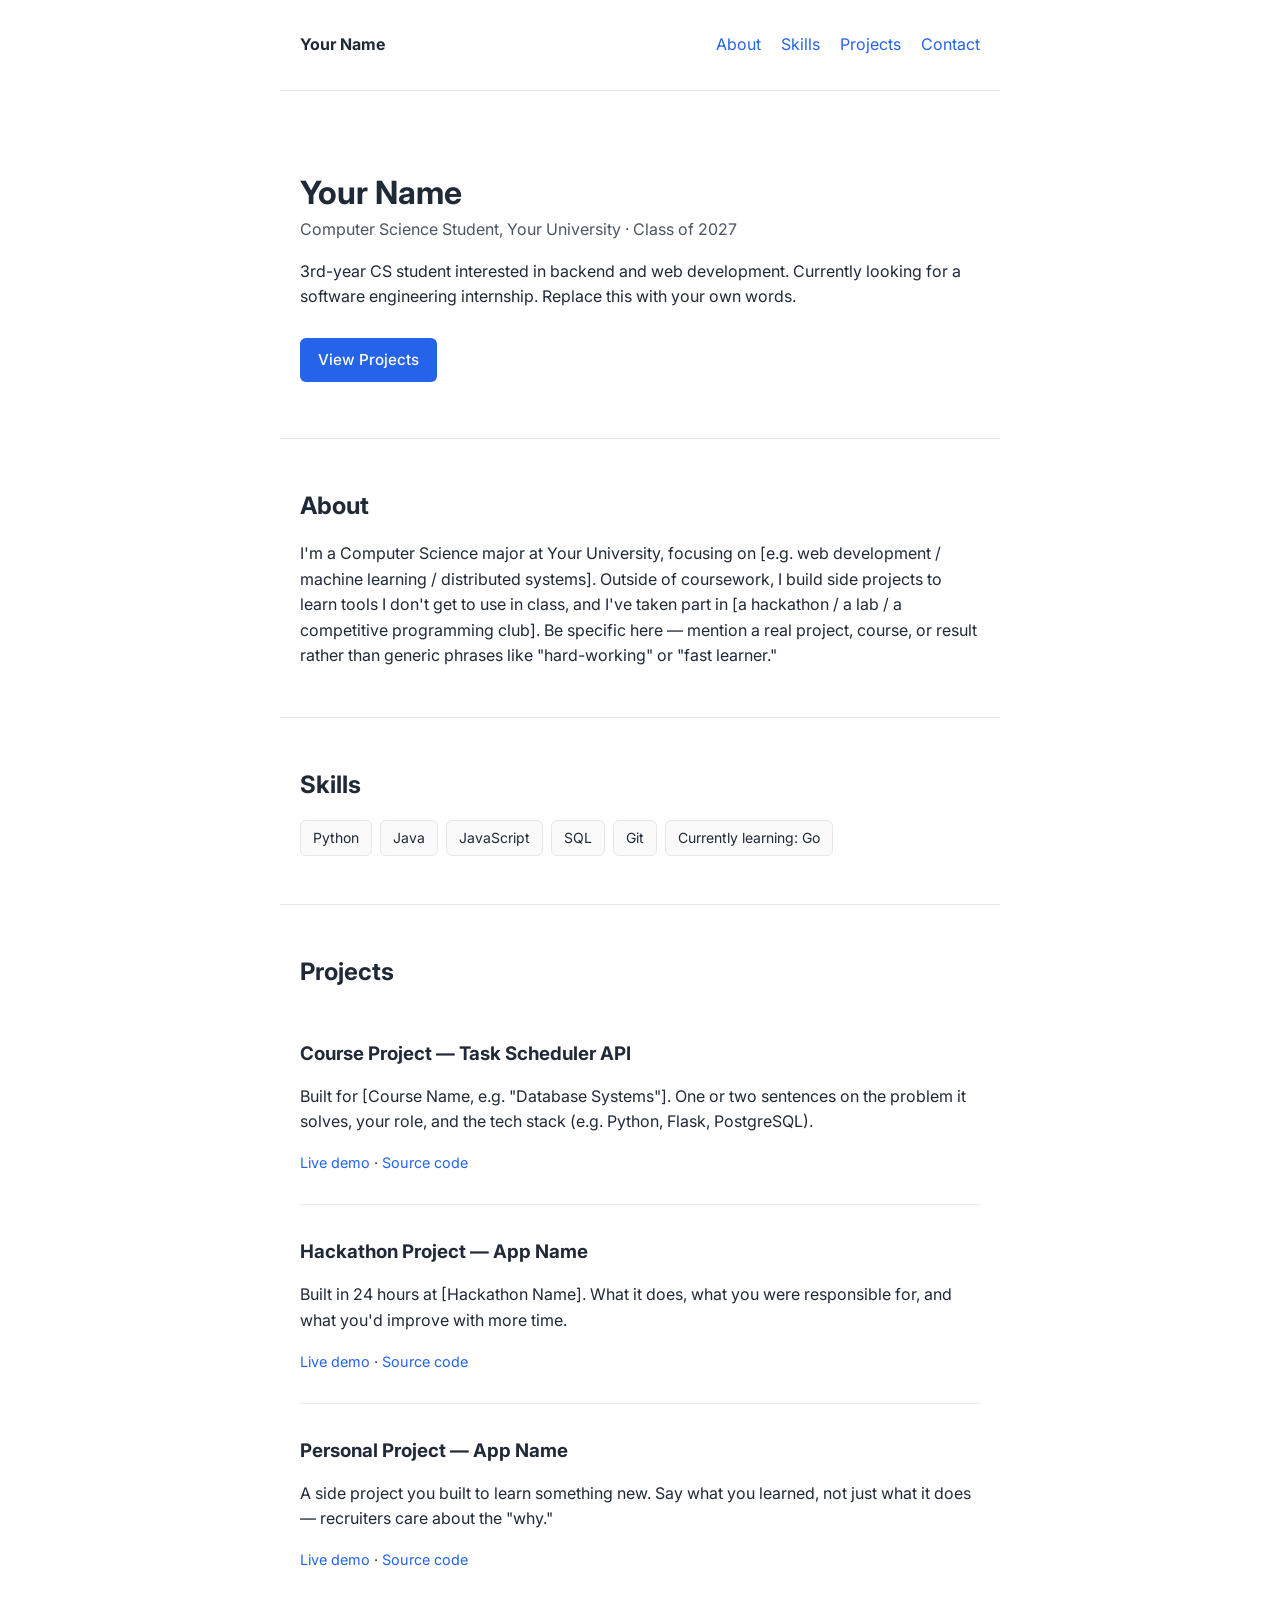
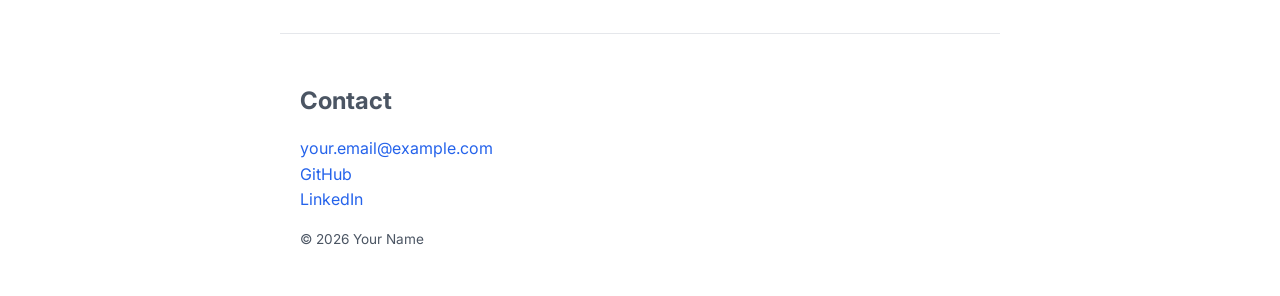
<file: index.html>
<!DOCTYPE html>
<html lang="en">

<head>
  <meta charset="UTF-8">
  <meta name="viewport" content="width=device-width, initial-scale=1.0">
  <title>Your Name — Portfolio</title>
  <link rel="preconnect" href="https://fonts.googleapis.com">
  <link rel="preconnect" href="https://fonts.gstatic.com" crossorigin>
  <link href="https://fonts.googleapis.com/css2?family=Inter:wght@400;500;600;700&display=swap" rel="stylesheet">
  <link rel="stylesheet" href="css/style.css">
</head>

<body>

  <!-- ============ NAV ============ -->
  <header class="site-header">
    <p class="site-header__name">Your Name</p>
    <nav>
      <a href="#about">About</a>
      <a href="#skills">Skills</a>
      <a href="#projects">Projects</a>
      <a href="#contact">Contact</a>
    </nav>
  </header>

  <!-- ============ HERO ============
       This is the first thing people see. Keep it short:
       who you are, what you're studying, what you're looking for. -->
  <section class="hero">
    <h1>Your Name</h1>
    <p class="hero__role">Computer Science Student, Your University · Class of 2027</p>
    <p>
      3rd-year CS student interested in backend and web development.
      Currently looking for a software engineering internship.
      Replace this with your own words.
    </p>
    <a href="#projects" class="btn">View Projects</a>
  </section>

  <!-- ============ ABOUT ============ -->
  <section id="about">
    <h2>About</h2>
    <p>
      I'm a Computer Science major at Your University, focusing on
      [e.g. web development / machine learning / distributed systems].
      Outside of coursework, I build side projects to learn tools I don't
      get to use in class, and I've taken part in [a hackathon / a lab /
      a competitive programming club]. Be specific here — mention a real
      project, course, or result rather than generic phrases like
      "hard-working" or "fast learner."
    </p>
  </section>

  <!-- ============ SKILLS ============
       Group by category. It's fine to include things you're still
       learning — just say so, it shows you're growth-oriented. -->
  <section id="skills">
    <h2>Skills</h2>
    <ul class="skills-list">
      <li>Python</li>
      <li>Java</li>
      <li>JavaScript</li>
      <li>SQL</li>
      <li>Git</li>
      <li>Currently learning: Go</li>
    </ul>
  </section>

  <!-- ============ PROJECTS ============
       Copy/paste the .project block for each project you want to show.
       Course projects, hackathon projects, and personal projects all count —
       pick the ones that best show what you can build. -->
  <section id="projects">
    <h2>Projects</h2>

    <div class="project">
      <h3>Course Project — Task Scheduler API</h3>
      <p>
        Built for [Course Name, e.g. "Database Systems"]. One or two
        sentences on the problem it solves, your role, and the tech stack
        (e.g. Python, Flask, PostgreSQL).
      </p>
      <p class="project__links">
        <a href="#">Live demo</a> · <a href="#">Source code</a>
      </p>
    </div>

    <div class="project">
      <h3>Hackathon Project — App Name</h3>
      <p>
        Built in 24 hours at [Hackathon Name]. What it does, what you were
        responsible for, and what you'd improve with more time.
      </p>
      <p class="project__links">
        <a href="#">Live demo</a> · <a href="#">Source code</a>
      </p>
    </div>

    <div class="project">
      <h3>Personal Project — App Name</h3>
      <p>
        A side project you built to learn something new. Say what you
        learned, not just what it does — recruiters care about the "why."
      </p>
      <p class="project__links">
        <a href="#">Live demo</a> · <a href="#">Source code</a>
      </p>
    </div>

  </section>

  <!-- ============ CONTACT ============ -->
  <footer id="contact">
    <h2>Contact</h2>
    <p>
      <a href="mailto:your.email@example.com">your.email@example.com</a><br>
      <a href="https://github.com/your-username">GitHub</a><br>
      <a href="https://linkedin.com/in/your-profile">LinkedIn</a>
    </p>
    <p class="footer__copyright">&copy; <span id="year"></span> Your Name</p>
  </footer>

  <script src="js/script.js"></script>
</body>

</html>
</file>
<file: css/style.css>
/* ==========================================================
   Colors & basics — change these first to make it your own.
   ========================================================== */
:root {
  --color-bg: #ffffff;
  --color-text: #1f2937;
  --color-muted: #4b5563;
  --color-line: #e5e7eb;
  --color-accent: #2563eb; /* Modern, professional blue */
  --color-accent-text: #ffffff;

  --font-body: 'Inter', system-ui, -apple-system, "Segoe UI", Arial, sans-serif;
  --max-width: 720px;
}

@media (prefers-color-scheme: dark) {
  :root {
    --color-bg: #0b0f19;
    --color-text: #f3f4f6;
    --color-muted: #9ca3af;
    --color-line: #1f2937;
    --color-accent: #60a5fa;
    --color-accent-text: #0b0f19;
  }
}

* {
  box-sizing: border-box;
}

body {
  margin: 0;
  font-family: var(--font-body);
  color: var(--color-text);
  background: var(--color-bg);
  line-height: 1.6;
}

a {
  color: var(--color-accent);
  text-decoration: none;
  transition: opacity 0.2s ease, color 0.2s ease;
}

a:hover {
  opacity: 0.8;
}

h1, h2, h3 {
  line-height: 1.25;
}

section, .hero, .site-header, footer {
  max-width: var(--max-width);
  margin: 0 auto;
  padding: 32px 20px;
}

/* ==========================================================
   Header / nav
   ========================================================== */
.site-header {
  display: flex;
  justify-content: space-between;
  align-items: center;
  flex-wrap: wrap;
  gap: 12px;
  border-bottom: 1px solid var(--color-line);
}

.site-header__name {
  font-weight: bold;
  margin: 0;
}

.site-header nav a {
  margin-left: 16px;
  text-decoration: none;
}

.site-header nav a:hover {
  text-decoration: underline;
}

/* ==========================================================
   Hero
   ========================================================== */
.hero {
  padding-top: 56px;
  padding-bottom: 56px;
}

.hero h1 {
  font-size: 2rem;
  margin-bottom: 4px;
}

.hero__role {
  color: var(--color-muted);
  margin-top: 0;
}

/* ==========================================================
   Buttons
   ========================================================== */
.btn {
  display: inline-flex;
  align-items: center;
  gap: 8px;
  margin-top: 12px;
  padding: 10px 18px;
  background: var(--color-accent);
  color: var(--color-accent-text);
  text-decoration: none;
  border-radius: 6px;
  font-weight: 500;
  font-size: 0.95rem;
  border: none;
  cursor: pointer;
  transition: transform 0.15s ease, opacity 0.15s ease, background-color 0.15s ease;
}

.btn:hover {
  opacity: 0.9;
  transform: translateY(-1px);
}

.btn:active {
  transform: translateY(0);
}

/* ==========================================================
   Sections
   ========================================================== */
section {
  border-bottom: 1px solid var(--color-line);
}

/* ==========================================================
   Skills
   ========================================================== */
.skills-list {
  list-style: none;
  padding: 0;
  display: flex;
  flex-wrap: wrap;
  gap: 8px;
}

.skills-list li {
  border: 1px solid var(--color-line);
  background: rgba(0, 0, 0, 0.02);
  border-radius: 6px;
  padding: 6px 12px;
  font-size: 0.875rem;
  transition: border-color 0.2s ease, color 0.2s ease, transform 0.2s ease, background-color 0.2s ease;
}

@media (prefers-color-scheme: dark) {
  .skills-list li {
    background: rgba(255, 255, 255, 0.03);
  }
}

.skills-list li:hover {
  border-color: var(--color-accent);
  color: var(--color-accent);
  transform: translateY(-1px);
  background: transparent;
}

/* ==========================================================
   Projects
   ========================================================== */
.project {
  padding: 16px 0;
  border-top: 1px solid var(--color-line);
}

.project:first-of-type {
  border-top: none;
}

.project__links {
  font-size: 0.9rem;
}

/* ==========================================================
   Footer
   ========================================================== */
footer {
  border-bottom: none;
  color: var(--color-muted);
}

.footer__copyright {
  font-size: 0.85rem;
}

/* ==========================================================
   Small screens
   ========================================================== */
@media (max-width: 480px) {
  .site-header nav a {
    margin-left: 0;
    margin-right: 12px;
  }
}
</file>
